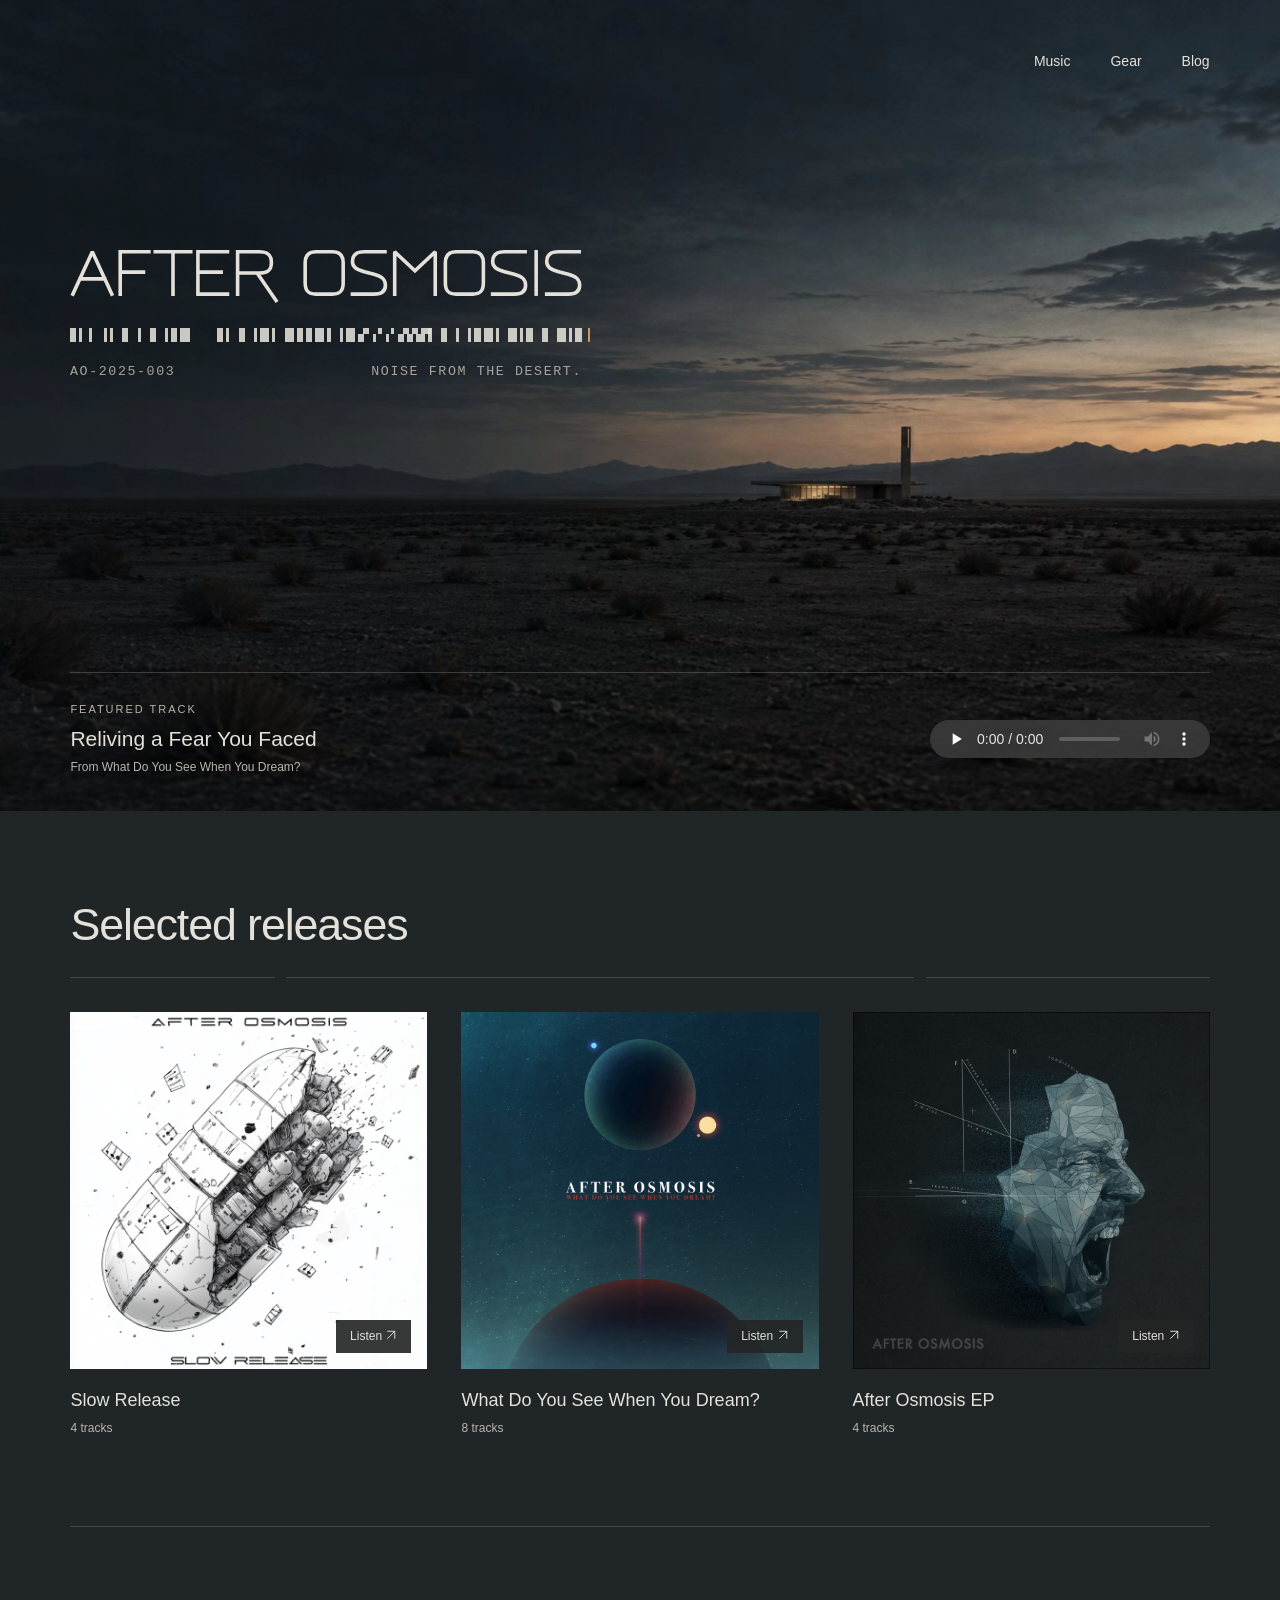
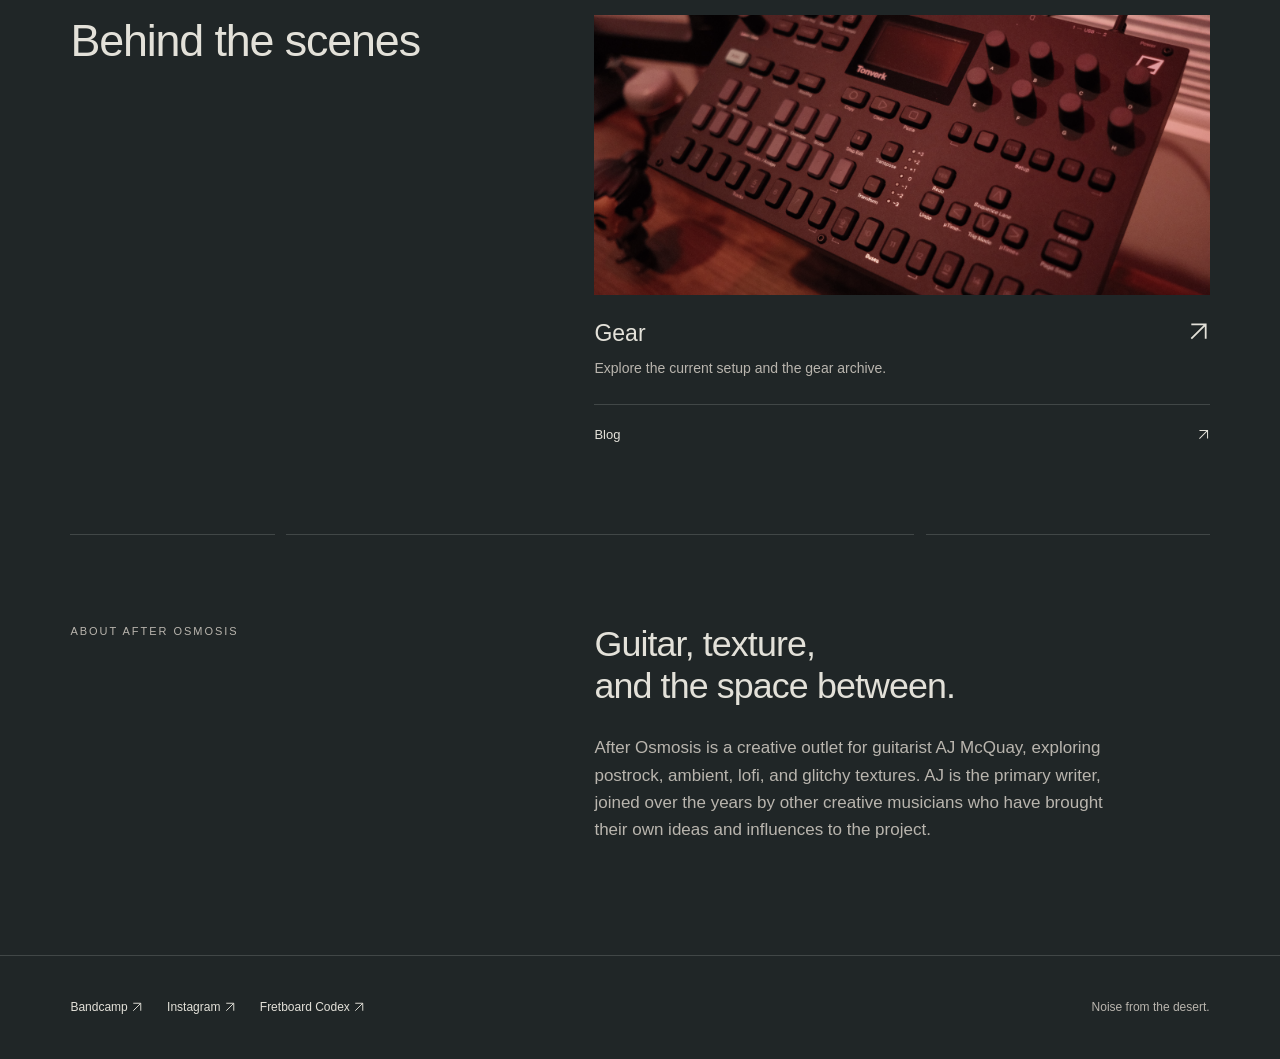
<file: index.html>
<!doctype html>
<html lang="en">
<head>
<meta charset="utf-8"><meta name="viewport" content="width=device-width, initial-scale=1">
<title>After Osmosis — Noise from the desert.</title>
<link rel="icon" type="image/png" sizes="16x16" href="favicon-16x16.png?v=ao-2026-3">
<link rel="icon" type="image/png" sizes="32x32" href="favicon-32x32.png?v=ao-2026-3">
<link rel="icon" type="image/svg+xml" sizes="any" href="favicon.svg?v=ao-2026-3">
<link rel="apple-touch-icon" sizes="180x180" href="apple-touch-icon.png?v=ao-2026-3">
<meta name="description" content="Atmospheric guitar music by After Osmosis. Explore releases, listen, and follow the process from the studio.">
<meta name="theme-color" content="#202627">
<link rel="canonical" href="https://afterosmosis.com/">
<meta property="og:title" content="After Osmosis — Noise from the desert."><meta property="og:description" content="Guitar, texture, and the space between."><meta property="og:type" content="website"><meta property="og:image" content="https://afterosmosis.com/images/og-share-card-1200x630.jpg"><meta property="og:image:width" content="1200"><meta property="og:image:height" content="630"><meta property="og:image:alt" content="After Osmosis wordmark and barcode over a desert horizon at dusk."><meta name="twitter:card" content="summary_large_image"><meta name="twitter:image" content="https://afterosmosis.com/images/og-share-card-1200x630.jpg">

<link rel="preload" as="image" href="images/hero-poster.jpg" fetchpriority="high"><link rel="stylesheet" href="redesign.css"><script src="home.js" defer></script>
</head>
<body class="home">
<a class="skip-link" href="#main">Skip to content</a>
<div class="hero">
<video class="hero-video" autoplay muted loop playsinline preload="metadata" poster="images/hero-poster.jpg" width="1920" height="1080" aria-hidden="true" tabindex="-1">
<source src="video/hero-loop.webm" type="video/webm">
<source src="video/hero-loop.mp4" type="video/mp4">
</video>
<header class="site-header">
  <a class="site-brand" href="index.html" aria-label="After Osmosis home"><img src="images/ao-text-ivory.svg" alt="After Osmosis" width="1400" height="190"></a>
  <nav aria-label="Main navigation"><a href="player.html">Music</a><a href="gear.html">Gear</a><a href="blog.html">Blog</a></nav>
</header>
<main id="main">
<div class="hero-copy"><div class="hero-lockup"><img class="hero-wordmark" src="images/ao-wordmark-ivory.svg" alt="After Osmosis" width="1210" height="125"><img class="hero-barcode" src="images/ao-barcode.svg" alt="" aria-hidden="true" width="1016" height="27"><div class="hero-meta"><span class="hero-serial">AO-2025-003</span><h1>Noise from the desert.</h1></div></div></div>
</main>
<div class="featured" id="featured"><div><p class="eyebrow">Featured track</p><h2>Reliving a Fear You Faced</h2><p class="track-release">From What Do You See When You Dream?</p></div><audio controls preload="none" aria-label="Play Reliving a Fear You Faced" src="music/wdyswyd/06-reliving-a-fear-you-faced.mp3">Your browser does not support audio. <a href="music/wdyswyd/06-reliving-a-fear-you-faced.mp3">Listen to the track</a>.</audio></div>
</div>
<div class="content">
<section class="music-section section" id="music" aria-labelledby="music-title"><div class="section-heading"><div><h2 id="music-title">Selected releases</h2></div></div>
<div class="releases">
<a class="release" href="player.html#album-2"><div class="cover"><img src="images/covers/slow-release.png" alt="Slow Release cover artwork" loading="lazy" width="600" height="600"><span aria-hidden="true">Listen <svg class="link-arrow" viewBox="0 0 16 16" width="16" height="16" fill="none" stroke="currentColor" stroke-width="1.25" aria-hidden="true" focusable="false"><path d="M3 13 13 3M3 3h10v10"/></svg></span></div><h3>Slow Release</h3><p>4 tracks</p></a>
<a class="release" href="player.html#album-1"><div class="cover"><img src="images/covers/wdyswyd.jpg" alt="What Do You See When You Dream? cover artwork" loading="lazy" width="600" height="600"><span aria-hidden="true">Listen <svg class="link-arrow" viewBox="0 0 16 16" width="16" height="16" fill="none" stroke="currentColor" stroke-width="1.25" aria-hidden="true" focusable="false"><path d="M3 13 13 3M3 3h10v10"/></svg></span></div><h3>What Do You See When You Dream?</h3><p>8 tracks</p></a>
<a class="release" href="player.html#album-0"><div class="cover"><img src="images/covers/after-osmosis-ep.jpg" alt="After Osmosis EP cover artwork" loading="lazy" width="600" height="600"><span aria-hidden="true">Listen <svg class="link-arrow" viewBox="0 0 16 16" width="16" height="16" fill="none" stroke="currentColor" stroke-width="1.25" aria-hidden="true" focusable="false"><path d="M3 13 13 3M3 3h10v10"/></svg></span></div><h3>After Osmosis EP</h3><p>4 tracks</p></a>
</div></section>
<section class="studio section" id="studio" aria-labelledby="studio-title"><div class="studio-intro"><h2 id="studio-title">Behind the scenes</h2></div><div class="studio-stories"><a class="studio-feature" href="gear.html"><img src="images/gear/tonverk01.jpeg" alt="Elektron Tonverk in the studio" loading="lazy" width="640" height="420"><div><h3>Gear <svg class="link-arrow" viewBox="0 0 16 16" width="16" height="16" fill="none" stroke="currentColor" stroke-width="1.25" aria-hidden="true" focusable="false"><path d="M3 13 13 3M3 3h10v10"/></svg></h3><p>Explore the current setup and the gear archive.</p></div></a><a class="journal-link" href="blog.html"><span>Blog</span><span aria-hidden="true"><svg class="link-arrow" viewBox="0 0 16 16" width="16" height="16" fill="none" stroke="currentColor" stroke-width="1.25" aria-hidden="true" focusable="false"><path d="M3 13 13 3M3 3h10v10"/></svg></span></a></div></section>
<section class="about section" id="about" aria-labelledby="about-title"><p class="eyebrow">About After Osmosis</p><div><h2 id="about-title">Guitar, texture,<br>and the space between.</h2><p>After Osmosis is a creative outlet for guitarist AJ McQuay, exploring postrock, ambient, lofi, and glitchy textures. AJ is the primary writer, joined over the years by other creative musicians who have brought their own ideas and influences to the project.</p></div></section>
</div>
<footer class="site-footer"><a href="index.html" class="site-brand"><img src="images/ao-text-ivory.svg" alt="After Osmosis" width="1400" height="190" loading="lazy"></a><div><a href="https://afterosmosis.bandcamp.com">Bandcamp <svg class="link-arrow" viewBox="0 0 16 16" width="16" height="16" fill="none" stroke="currentColor" stroke-width="1.25" aria-hidden="true" focusable="false"><path d="M3 13 13 3M3 3h10v10"/></svg></a><a href="https://instagram.com/afterosmosis">Instagram <svg class="link-arrow" viewBox="0 0 16 16" width="16" height="16" fill="none" stroke="currentColor" stroke-width="1.25" aria-hidden="true" focusable="false"><path d="M3 13 13 3M3 3h10v10"/></svg></a><a href="https://fretboardcodex.com">Fretboard Codex <svg class="link-arrow" viewBox="0 0 16 16" width="16" height="16" fill="none" stroke="currentColor" stroke-width="1.25" aria-hidden="true" focusable="false"><path d="M3 13 13 3M3 3h10v10"/></svg></a></div><p>Noise from the desert.</p></footer>
</body></html>
</file>
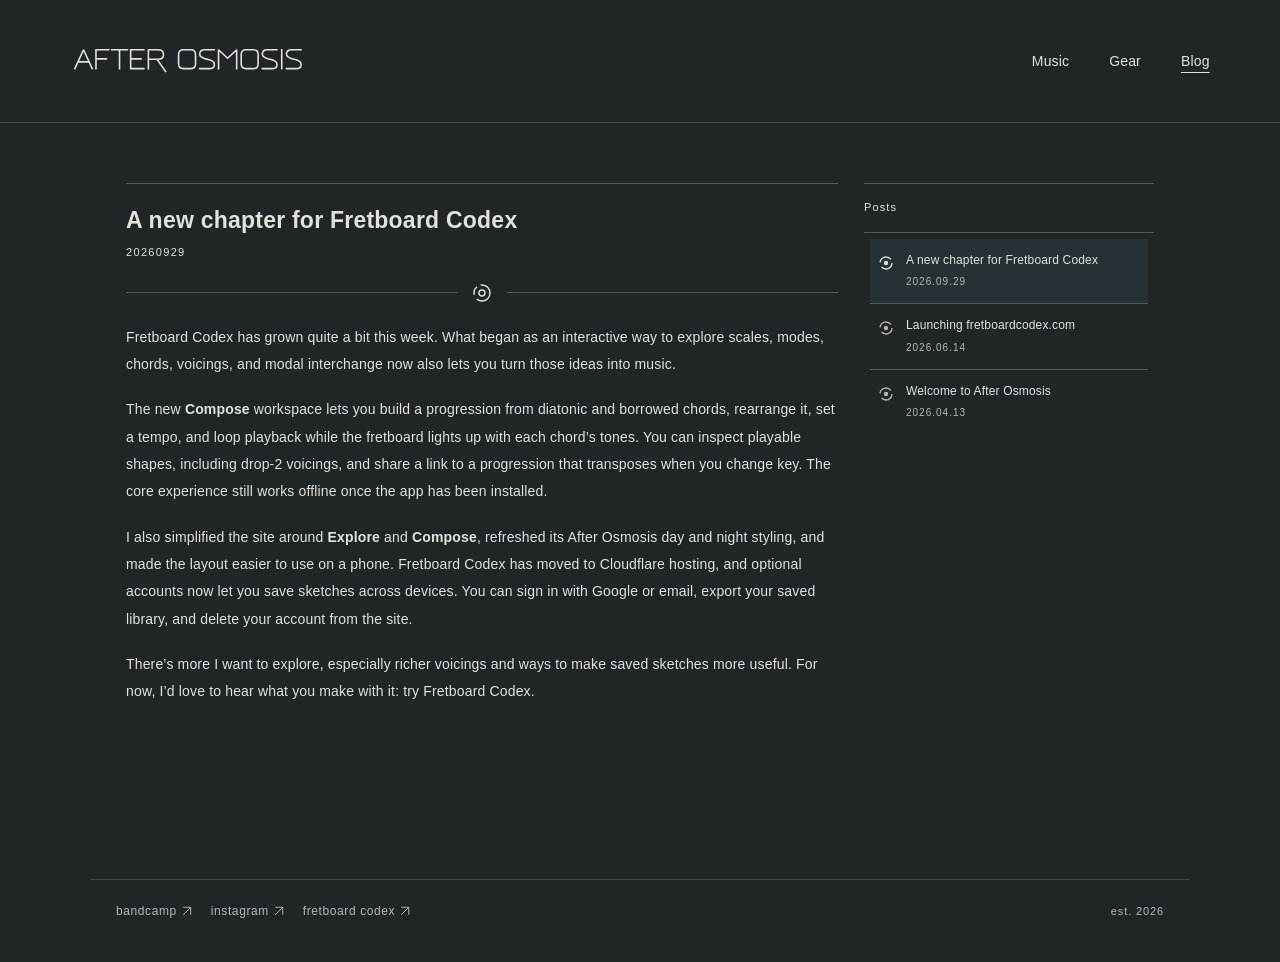
<file: blog.html>
<!DOCTYPE html>
<html lang="en">
<head>
<meta charset="UTF-8">
<meta name="viewport" content="width=device-width, initial-scale=1.0">
<title>blog — after osmosis</title>
<link rel="icon" type="image/png" sizes="16x16" href="favicon-16x16.png?v=ao-2026-3">
<link rel="icon" type="image/png" sizes="32x32" href="favicon-32x32.png?v=ao-2026-3">
<link rel="icon" type="image/svg+xml" sizes="any" href="favicon.svg?v=ao-2026-3">
<link rel="apple-touch-icon" sizes="180x180" href="apple-touch-icon.png?v=ao-2026-3">



<link rel="stylesheet" href="theme.css">

<style>
  html,body{background:var(--bg) !important}
  .page{position:relative;z-index:5;max-width:1080px;margin:0 auto;padding:96px 26px 0}
  .crumb{display:flex;align-items:center;gap:12px;margin-bottom:22px;font-size:12px;letter-spacing:.1em;color:var(--ink-dim);white-space:nowrap}
  .crumb .ring{width:20px;height:20px;flex:0 0 auto;animation:spin 40s linear infinite}
  .crumb .t{color:var(--line)}
  .crumb .blink{width:7px;height:14px;background:var(--accent);display:inline-block;animation:beat 1.1s steps(1) infinite}

  .layout{display:grid;grid-template-columns:1fr 290px;gap:26px;align-items:start}
  @media (max-width:880px){.layout{grid-template-columns:1fr}.aside{order:-1}}

  /* post */
  .post-header{margin-bottom:6px}
  .post-title{font-size:23px;font-weight:700;color:var(--line);letter-spacing:.01em;line-height:1.3}
  .post-date{font-size:11px;color:var(--accent);letter-spacing:.12em;margin-top:8px}
  .ring-div{display:flex;align-items:center;gap:14px;margin:20px 0}
  .ring-div .l{flex:1;height:1px;background:var(--line-dim)}
  .ring-div svg{flex:0 0 auto}
  .post-content{font-size:14px;line-height:1.95;color:var(--ink)}
  .post-content p{margin-bottom:18px}
  .post-content h2{font-size:13px;color:var(--accent);letter-spacing:.06em;margin:26px 0 10px;
    display:flex;align-items:center;gap:9px}
  .post-content h2::before{content:"";width:9px;height:9px;border:1.5px solid var(--accent);transform:rotate(45deg);flex:0 0 auto}
  .loading,.error{padding:50px 0;text-align:center;color:var(--ink-dim);font-size:12px;letter-spacing:.08em}
  .error{color:#d98a7a}

  /* archive */
  .arc-list{list-style:none;display:flex;flex-direction:column}
  .arc{display:flex;gap:12px;align-items:flex-start;padding:13px 8px;cursor:pointer;
    border-bottom:1px solid var(--line-dim);transition:background .18s,padding-left .18s}
  .arc:last-child{border-bottom:none}
  .arc:hover{background:rgba(95,179,196,.05);padding-left:13px}
  .arc.active{background:rgba(95,179,196,.08)}
  .arc .mk{flex:0 0 auto;margin-top:3px}
  .arc .mk circle{transition:fill .2s,stroke .2s}
  .arc.active .mk .core{fill:var(--accent)}
  .arc.active .mk .o{stroke:var(--accent)}
  .arc>div{display:flex;flex-direction:column;gap:5px;min-width:0}
  .arc .ti{font-size:12px;color:var(--line);line-height:1.45}
  .arc .dt{font-size:10px;color:var(--ink-faint);letter-spacing:.1em}
  .arc.active .ti{color:var(--accent)}

  .seed{margin-top:16px;padding:12px;border:1px dashed var(--line-dim);font-size:10px;
    color:var(--ink-faint);letter-spacing:.06em;line-height:1.7}

  /* ---------- mobile layout ---------- */
  @media (max-width:640px){
    .page{padding:74px 12px 0}
    .crumb{font-size:11px;letter-spacing:.06em;margin-bottom:14px}
    .layout{gap:18px}
    .panel-bd{padding:14px}
    .post-title{font-size:19px;line-height:1.3}
    .post-date{font-size:10px;letter-spacing:.1em;margin-top:6px}
    .ring-div{margin:14px 0}
    .post-content{font-size:13.5px;line-height:1.85}
    .post-content p{margin-bottom:14px}
    .post-content h2{font-size:12px;margin:20px 0 8px}
    .arc{padding:11px 6px;gap:10px}
    .arc:hover{padding-left:11px}
    .arc .ti{font-size:12px}
    .arc .dt{font-size:9.5px}
  }
</style>
<link rel="stylesheet" href="redesign.css">
</head>
<body class="interior">
<a class="skip-link" href="#main">Skip to content</a>
<div class="wrap">
  <header class="site-header">
  <a class="site-brand" href="index.html" aria-label="After Osmosis home"><img src="images/ao-text-ivory.svg" alt="After Osmosis" width="1400" height="190"></a>
  <nav aria-label="Main navigation"><a href="player.html">Music</a><a href="gear.html">Gear</a><a href="blog.html" aria-current="page">Blog</a></nav>
</header>

  <main id="main" class="page" data-screen-label="blog">
    <div class="layout">
      <section class="panel">
        <div class="panel-bd">
          <div id="post"><div class="loading">Loading post…</div></div>
        </div>
      </section>

      <aside class="aside panel">
        <div class="panel-bar"><span class="t">Posts</span></div>
        <div class="panel-bd" style="padding:6px">
          <ul class="arc-list" id="arcList"><li class="loading" style="padding:24px 8px">…</li></ul>
        </div>
      </aside>
    </div>
  </main>

  <footer class="foot">
    <div class="links">
      <a href="https://afterosmosis.bandcamp.com" target="_blank" rel="noopener">bandcamp <svg class="link-arrow" viewBox="0 0 16 16" width="16" height="16" fill="none" stroke="currentColor" stroke-width="1.25" aria-hidden="true" focusable="false"><path d="M3 13 13 3M3 3h10v10"/></svg></a>
      <a href="https://instagram.com/afterosmosis" target="_blank" rel="noopener">instagram <svg class="link-arrow" viewBox="0 0 16 16" width="16" height="16" fill="none" stroke="currentColor" stroke-width="1.25" aria-hidden="true" focusable="false"><path d="M3 13 13 3M3 3h10v10"/></svg></a>
      <a href="https://fretboardcodex.com" target="_blank" rel="noopener">fretboard codex <svg class="link-arrow" viewBox="0 0 16 16" width="16" height="16" fill="none" stroke="currentColor" stroke-width="1.25" aria-hidden="true" focusable="false"><path d="M3 13 13 3M3 3h10v10"/></svg></a>
    </div>
    <div class="sig"><span class="dot"></span> est. 2026</div>
  </footer>
</div>

<script src="eggs.js"></script>
<script>
  const postEl = document.getElementById('post');
  const arcEl  = document.getElementById('arcList');
  const divider= '<div class="ring-div"><div class="l"></div><svg width="22" height="22" viewBox="0 0 22 22" fill="none" stroke="var(--accent)" stroke-width="1.4"><circle cx="11" cy="11" r="8" stroke-dasharray="18 5 9 4"/><circle cx="11" cy="11" r="3"/></svg><div class="l"></div></div>';
  const mkSvg  = '<svg class="mk" width="16" height="16" viewBox="0 0 16 16" fill="none"><circle class="o" cx="8" cy="8" r="6" stroke="var(--line-2)" stroke-width="1.4" stroke-dasharray="14 5"/><circle class="core" cx="8" cy="8" r="2.2" fill="var(--line-2)"/></svg>';

  // human-readable date from YYYYMMDD when manifest omits it
  function prettyDate(id){
    if(!/^\d{8}$/.test(id)) return id;
    return id.slice(0,4)+'.'+id.slice(4,6)+'.'+id.slice(6,8);
  }

  async function loadIndex(){
    const res = await fetch('posts/index.json', {cache:'no-cache'});
    if(!res.ok) throw new Error('index.json '+res.status);
    return res.json();
  }

  function renderArchive(posts, activeId){
    arcEl.innerHTML = posts.map(p=>{
      const active = p.id===activeId ? ' active' : '';
      return '<li class="arc'+active+'" data-id="'+p.id+'">'+mkSvg+
        '<div><div class="ti">'+p.title+'</div><div class="dt">'+(p.date||prettyDate(p.id))+'</div></div></li>';
    }).join('');
    arcEl.querySelectorAll('.arc').forEach(a=>{
      a.addEventListener('click', ()=>{ history.replaceState(null,'','#'+a.dataset.id); loadPost(a.dataset.id, posts); });
    });
  }

  async function loadPost(id, posts){
    const meta = posts.find(p=>p.id===id);
    if(!meta){
      postEl.innerHTML = '<div class="error">Post not found.</div>';
      return;
    }
    arcEl.querySelectorAll('.arc').forEach(a=>a.classList.toggle('active', a.dataset.id===id));
    postEl.innerHTML = '<div class="loading">Loading post…</div>';
    try{
      const res = await fetch('posts/'+id+'.html', {cache:'no-cache'});
      if(!res.ok) throw new Error(res.status);
      const body = await res.text();
      const header = '<div class="post-header"><h1 class="post-title">'+meta.title+'</h1>'+
                     '<div class="post-date">'+id+'</div></div>';
      postEl.innerHTML = header + divider + '<div class="post-content">'+body+'</div>';
      window.scrollTo(0,0);
    }catch(err){
      postEl.innerHTML = '<div class="error">Could not load post: '+err.message+'</div>';
    }
  }

  (async ()=>{
    try{
      const posts = await loadIndex();
      if(!posts.length){
        postEl.innerHTML = '<div class="loading">No posts yet.</div>';
        arcEl.innerHTML = '';
        return;
      }
      const hashId = location.hash.replace('#','');
      const startId = posts.find(p=>p.id===hashId) ? hashId : posts[0].id;
      renderArchive(posts, startId);
      loadPost(startId, posts);
      window.addEventListener('hashchange', ()=>{
        const id = location.hash.replace('#','');
        if(posts.find(p=>p.id===id)) loadPost(id, posts);
      });
    }catch(err){
      postEl.innerHTML = '<div class="error">Could not load posts: '+err.message+'</div>';
      arcEl.innerHTML = '';
    }
  })();
</script>
</body>
</html>
</file>
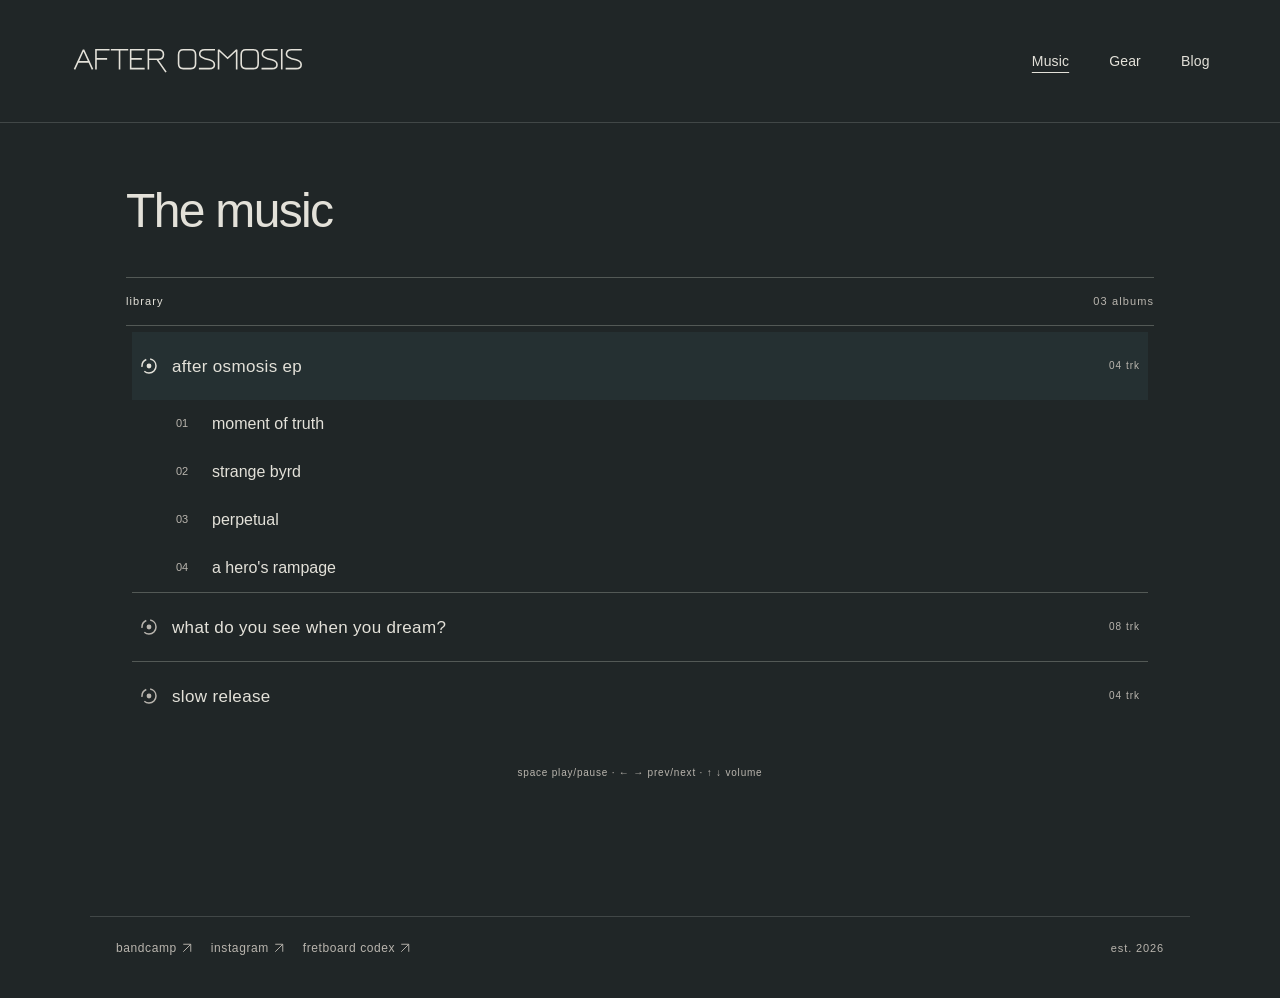
<file: player.html>
<!DOCTYPE html>
<html lang="en">
<head>
<meta charset="UTF-8">
<meta name="viewport" content="width=device-width, initial-scale=1.0">
<title>music — after osmosis</title>
<link rel="icon" type="image/png" sizes="16x16" href="favicon-16x16.png?v=ao-2026-3">
<link rel="icon" type="image/png" sizes="32x32" href="favicon-32x32.png?v=ao-2026-3">
<link rel="icon" type="image/svg+xml" sizes="any" href="favicon.svg?v=ao-2026-3">
<link rel="apple-touch-icon" sizes="180x180" href="apple-touch-icon.png?v=ao-2026-3">



<link rel="stylesheet" href="theme.css">

<style>
  .page{position:relative;z-index:5;max-width:920px;margin:0 auto;padding:96px 26px 0}
  .crumb{display:flex;align-items:center;gap:12px;margin-bottom:22px;font-size:12px;letter-spacing:.1em;color:var(--ink-dim);white-space:nowrap}
  .crumb .ring{width:20px;height:20px;flex:0 0 auto;animation:spin 40s linear infinite}
  .crumb .t{color:var(--line)}.crumb .blink{width:7px;height:14px;background:var(--accent);display:inline-block;animation:beat 1.1s steps(1) infinite}

  /* album list */
  .album{border-bottom:1px solid var(--line-dim)}
  .album:last-of-type{border-bottom:none}
  .album-hd{display:flex;align-items:center;gap:14px;padding:15px 8px;cursor:pointer;transition:background .18s,padding-left .18s}
  .album-hd:hover{background:rgba(95,179,196,.05);padding-left:14px}
  .album.open .album-hd{background:rgba(95,179,196,.07)}
  .album .mk{flex:0 0 auto}
  .album .mk circle{transition:fill .2s,stroke .2s}
  .album.open .mk .o{stroke:var(--accent)}.album.open .mk .core{fill:var(--accent)}
  .album-ti{flex:1;font-size:14px;color:var(--line);letter-spacing:.02em}
  .album.open .album-ti{color:var(--accent)}
  .album-ct{font-size:10px;color:var(--ink-faint);letter-spacing:.1em;white-space:nowrap}
  .track-name{flex:1;min-width:0;white-space:nowrap;overflow:hidden;text-overflow:ellipsis}
  .tracks{max-height:0;overflow:hidden;transition:max-height .35s ease}
  .album.open .tracks{max-height:600px}
  .track{display:flex;align-items:center;gap:14px;padding:11px 8px 11px 44px;cursor:pointer;
    font-size:13px;color:var(--ink);transition:color .18s,background .18s}
  .track:hover{color:var(--line);background:rgba(255,255,255,.02)}
  .track .tn{font-size:11px;color:var(--ink-faint);min-width:22px}
  .track.playing{color:var(--accent)}
  .track.playing .tn{color:var(--accent)}
  .track .eq{margin-left:auto;display:none;gap:2px;align-items:flex-end;height:13px}
  .track.playing .eq{display:flex}
  .track .eq span{width:2.5px;background:var(--accent);animation:eq .9s ease-in-out infinite}
  .track .eq span:nth-child(2){animation-delay:.2s}.track .eq span:nth-child(3){animation-delay:.4s}.track .eq span:nth-child(4){animation-delay:.1s}
  @keyframes eq{0%,100%{height:3px}50%{height:13px}}

  /* now playing */
  .np{margin-top:22px;display:none}
  .np.on{display:block}
  .np-grid{display:flex;gap:20px;align-items:center;flex-wrap:wrap}
  .np-art{position:relative;width:122px;height:122px;flex:0 0 auto}
  .np-art img{width:100%;height:100%;object-fit:cover;display:block;background:#050608;border:1px solid var(--line-dim);filter:brightness(1.1) contrast(1.04)}
  .np-art .frame{position:absolute;inset:0;pointer-events:none}
  .np-art .frame i{position:absolute;width:13px;height:13px;border:1.5px solid var(--line)}
  .np-art .frame .a{top:-1px;left:-1px;border-right:none;border-bottom:none}
  .np-art .frame .b{top:-1px;right:-1px;border-left:none;border-bottom:none}
  .np-art .frame .c{bottom:-1px;left:-1px;border-right:none;border-top:none}
  .np-art .frame .d{bottom:-1px;right:-1px;border-left:none;border-top:none}
  .np.playing .np-art .frame i{border-color:var(--accent)}
  .np-art .spinner{position:absolute;right:-10px;bottom:-10px;width:30px;height:30px;background:var(--bg);border-radius:50%;display:grid;place-items:center}
  .np-art .spinner svg{animation:spin 4s linear infinite;animation-play-state:paused;transform-box:view-box;transform-origin:13px 13px}
  .np.playing .spinner svg{animation-play-state:running}
  .np-art.noart img{opacity:0}
  .np-art.noart::after{content:"∴";position:absolute;inset:0;display:flex;align-items:center;justify-content:center;font-size:30px;color:var(--line-2)}
  .np-meta{flex:1;min-width:200px}
  .np-track{font-size:16px;color:var(--line);letter-spacing:.02em}
  .np-track.err{color:#d97a5a}
  .np.playing .np-track.err{color:#d97a5a}
  .np-album{font-size:11px;color:var(--ink-dim);letter-spacing:.1em;margin-top:5px}
  .wave{display:flex;align-items:center;gap:2px;height:42px;margin:16px 0 6px;cursor:pointer}
  .wave .b{flex:1;background:var(--line-dim);min-height:3px;transition:background .12s}
  .wave .b.buf{background:var(--line-2)}
  .wave .b.on{background:var(--accent)}
  .time{display:flex;justify-content:space-between;font-size:10px;color:var(--ink-faint);letter-spacing:.08em}
  .ctrls{display:flex;gap:9px;margin-top:16px;flex-wrap:wrap;align-items:center}
  #playBtn.load{position:relative;overflow:hidden;color:var(--ink-dim)}
  #playBtn.load::after{content:"";position:absolute;inset:0;background:linear-gradient(90deg,transparent,rgba(95,179,196,.18),transparent);transform:translateX(-100%);animation:shimmer 1.1s linear infinite}
  @keyframes shimmer{to{transform:translateX(100%)}}
  .np.loading .np-track::after{content:" • loading…";color:var(--ink-dim);font-size:11px;letter-spacing:.08em}
  .vol{display:flex;align-items:center;gap:9px;margin-left:auto;font-size:10px;color:var(--ink-dim)}
  .vol input{accent-color:var(--accent);width:96px}
  /* fixed-width volume readout so the row doesn't reshuffle when digit count changes (0 / 70 / 100) */
  .vol #volV{display:inline-block;width:2.4em;text-align:right;font-variant-numeric:tabular-nums}
  @media (max-width:560px){.vol{display:none}}

  /* ---------- mobile layout ---------- */
  @media (max-width:640px){
    .page{padding:74px 12px 0}
    .crumb{font-size:11px;letter-spacing:.06em;margin-bottom:14px}
    .album-hd{padding:13px 6px;gap:11px}
    .album-ti{font-size:13px;line-height:1.4}
    .track{padding:10px 6px 10px 32px;gap:10px;font-size:12.5px}
    .np{margin-top:18px}
    .np-grid{gap:14px}
    .np-art{width:96px;height:96px}
    .np-art .spinner{width:24px;height:24px;right:-8px;bottom:-8px}
    .np-meta{min-width:0;width:100%}
    .np-track{font-size:14px}
    .wave{height:36px;margin:12px 0 4px}
    .ctrls{gap:7px;margin-top:14px;flex-wrap:nowrap}
    .ctrls .btn{padding:11px 0;font-size:14px;flex:1 1 0;min-width:0;justify-content:center;gap:0}
    .ctrls .btn .lbl{display:none}
    .ctrls .btn .ico{font-size:14px;line-height:1}
    .help{font-size:9.5px;margin-top:22px;line-height:1.7}
    .help br{display:none}
    .help span.accent{display:block;margin-top:4px}
  }

  .help{margin-top:28px;text-align:center;font-size:10px;color:var(--ink-faint);letter-spacing:.08em;line-height:1.8}
  .toast{position:fixed;right:18px;bottom:18px;z-index:70;display:none;max-width:250px;
    border:1px solid var(--accent);background:var(--bg);padding:13px 16px;font-size:10px;color:var(--accent);
    letter-spacing:.06em;line-height:1.8;box-shadow:0 0 24px rgba(95,179,196,.18)}
  .toast.on{display:block;animation:siglin .4s ease}
  .toast .l{color:var(--ink-dim);font-size:9px;display:block;margin-bottom:5px}
</style>
<link rel="stylesheet" href="redesign.css">
</head>
<body class="interior">
<a class="skip-link" href="#main">Skip to content</a>
<div class="wrap">
  <header class="site-header">
  <a class="site-brand" href="index.html" aria-label="After Osmosis home"><img src="images/ao-text-ivory.svg" alt="After Osmosis" width="1400" height="190"></a>
  <nav aria-label="Main navigation"><a href="player.html" aria-current="page">Music</a><a href="gear.html">Gear</a><a href="blog.html">Blog</a></nav>
</header>

  <main id="main" class="page" data-screen-label="music">
    <div class="interior-heading"><h1>The music</h1></div>

    <section class="panel">
      <div class="panel-bar"><span class="t">library</span><span id="libCount">03 albums</span></div>
      <div class="panel-bd" style="padding:6px" id="albumList"></div>
    </section>

    <section class="np panel" id="np">
      <div class="panel-bar"><span class="t">▶ now playing</span><span>out // stereo</span></div>
      <div class="panel-bd">
        <div class="np-grid">
          <div class="np-art noart" id="npArt">
            <img id="npImg" alt="">
            <div class="frame"><i class="a"></i><i class="b"></i><i class="c"></i><i class="d"></i></div>
            <div class="spinner"><svg width="26" height="26" viewBox="0 0 26 26" fill="none"><circle cx="13" cy="13" r="10" stroke="var(--accent)" stroke-width="1.5" stroke-dasharray="20 8 10 6"/><circle cx="13" cy="13" r="3" fill="var(--accent)"/></svg></div>
          </div>
          <div class="np-meta">
            <div class="np-track" id="npTrack">—</div>
            <div class="np-album" id="npAlbum">—</div>
            <div class="wave" id="wave"></div>
            <div class="time"><span id="tCur">0:00</span><span id="tDur">0:00</span></div>
          </div>
        </div>
        <div class="ctrls">
          <button class="btn" id="playBtn"><span class="ico">▶</span><span class="lbl">play</span></button>
          <button class="btn" id="prevBtn"><span class="ico">⏮</span><span class="lbl">prev</span></button>
          <button class="btn" id="nextBtn"><span class="lbl">next</span><span class="ico">⏭</span></button>
          <button class="btn" id="stopBtn"><span class="ico">■</span><span class="lbl">stop</span></button>
          <div class="vol"><span>vol</span><input type="range" min="0" max="100" value="70" id="vol" aria-label="Volume"><span id="volV">70</span></div>
        </div>
      </div>
    </section>

    <div class="help">space play/pause · ← → prev/next · ↑ ↓ volume</div>
  </main>

  <footer class="foot">
    <div class="links">
      <a href="https://afterosmosis.bandcamp.com" target="_blank" rel="noopener">bandcamp <svg class="link-arrow" viewBox="0 0 16 16" width="16" height="16" fill="none" stroke="currentColor" stroke-width="1.25" aria-hidden="true" focusable="false"><path d="M3 13 13 3M3 3h10v10"/></svg></a>
      <a href="https://instagram.com/afterosmosis" target="_blank" rel="noopener">instagram <svg class="link-arrow" viewBox="0 0 16 16" width="16" height="16" fill="none" stroke="currentColor" stroke-width="1.25" aria-hidden="true" focusable="false"><path d="M3 13 13 3M3 3h10v10"/></svg></a>
      <a href="https://fretboardcodex.com" target="_blank" rel="noopener">fretboard codex <svg class="link-arrow" viewBox="0 0 16 16" width="16" height="16" fill="none" stroke="currentColor" stroke-width="1.25" aria-hidden="true" focusable="false"><path d="M3 13 13 3M3 3h10v10"/></svg></a>
    </div>
    <div class="sig"><span class="dot"></span> est. 2026</div>
  </footer>
</div>

<div class="toast" id="toast"><span class="l">[ transmission unlocked ]</span>hidden track added to library</div>
<audio id="audio"></audio>

<script src="eggs.js"></script>
<script>
const albums=[
  {title:"after osmosis ep",cover:"images/covers/after-osmosis-ep.jpg",tracks:[
    {name:"moment of truth",file:"music/after-osmosis-ep/01-moment-of-truth.mp3"},
    {name:"strange byrd",file:"music/after-osmosis-ep/02-strange-byrd.mp3"},
    {name:"perpetual",file:"music/after-osmosis-ep/03-perpetual.mp3"},
    {name:"a hero's rampage",file:"music/after-osmosis-ep/04-a-heros-rampage.mp3"}]},
  {title:"what do you see when you dream?",cover:"images/covers/wdyswyd.jpg",tracks:[
    {name:"what do you see when you dream?",file:"music/wdyswyd/01-what-do-you-see-when-you-dream.mp3"},
    {name:"is it darkness, or is it light",file:"music/wdyswyd/02-is-it-darkness-or-is-it-light.mp3"},
    {name:"images of days gone by",file:"music/wdyswyd/03-images-of-days-gone-by.mp3"},
    {name:"distant loved ones",file:"music/wdyswyd/04-distant-loved-ones.mp3"},
    {name:"a favorite place",file:"music/wdyswyd/05-a-favorite-place.mp3"},
    {name:"reliving a fear you faced",file:"music/wdyswyd/06-reliving-a-fear-you-faced.mp3"},
    {name:"whatever you see, hold on tight",file:"music/wdyswyd/07-whatever-you-see-hold-on-tight.mp3"},
    {name:"this dream only lasts the night",file:"music/wdyswyd/08-this-dream-only-lasts-the-night.mp3"}]},
  {title:"slow release",cover:"images/covers/slow-release.png",tracks:[
    {name:"dead channel",file:"music/slow-release/01-dead-channel.mp3"},
    {name:"painted clouds",file:"music/slow-release/02-painted-clouds.mp3"},
    {name:"summer child",file:"music/slow-release/03-summer-child.mp3"},
    {name:"prediction machines",file:"music/slow-release/04-prediction-machines.mp3"}]}
];

const audio=document.getElementById('audio');
const listEl=document.getElementById('albumList');
const np=document.getElementById('np');
const playBtn=document.getElementById('playBtn');
let curA=null,curT=null;

function mk(open){return '<svg class="mk" width="18" height="18" viewBox="0 0 18 18" fill="none"><circle class="o" cx="9" cy="9" r="7" stroke="var(--line-2)" stroke-width="1.5" stroke-dasharray="16 5 9 4"/><circle class="core" cx="9" cy="9" r="2.4" fill="var(--line-2)"/></svg>';}

function render(){
  listEl.innerHTML='';
  albums.forEach((al,ai)=>{
    const d=document.createElement('div');d.className='album'+(ai===0?' open':'');d.id='album-'+ai;
    d.innerHTML='<button type="button" class="album-hd" aria-expanded="'+(ai===0)+'">'+mk()+'<span class="album-ti">'+al.title+'</span><span class="album-ct">'+String(al.tracks.length).padStart(2,'0')+' trk</span></button>'+
      '<div class="tracks">'+al.tracks.map((t,ti)=>'<button type="button" class="track" data-a="'+ai+'" data-t="'+ti+'"><span class="tn">'+String(ti+1).padStart(2,'0')+'</span><span class="track-name">'+t.name+'</span><span class="eq"><span></span><span></span><span></span><span></span></span></button>').join('')+'</div>';
    d.querySelector('.album-hd').addEventListener('click',()=>{
      const wasOpen=d.classList.contains('open');
      document.querySelectorAll('.album').forEach(x=>x.classList.remove('open'));
      if(!wasOpen)d.classList.add('open');syncAlbums();
    });
    d.querySelectorAll('.track').forEach(tr=>tr.addEventListener('click',()=>play(+tr.dataset.a,+tr.dataset.t)));
    listEl.appendChild(d);
  });
}

// waveform (seeded pseudo-random so it's stable per track)
let waveBars=[];
function buildWave(seed){
  const w=document.getElementById('wave');w.innerHTML='';waveBars=[];
  let s=seed*9301+49297;
  for(let i=0;i<72;i++){
    s=(s*9301+49297)%233280;const r=s/233280;
    const h=18+Math.pow(r,0.6)*82;
    const b=document.createElement('div');b.className='b';b.style.height=h+'%';
    b.addEventListener('click',()=>{if(audio.duration)audio.currentTime=(i/72)*audio.duration;});
    w.appendChild(b);waveBars.push(b);
  }
}

let playToken=0;
function setBtn(state){
  const map={loading:['…','loading'],playing:['❚❚','pause'],paused:['▶','play']};
  const [ico,lbl]=map[state]||map.paused;
  playBtn.querySelector('.ico').textContent=ico;
  playBtn.querySelector('.lbl').textContent=lbl;
  playBtn.classList.toggle('load',state==='loading');
  np.classList.toggle('playing',state==='playing');
  np.classList.toggle('loading',state==='loading');
}
function tryPlay(srcLabel){
  const my=++playToken;
  setBtn('loading');
  return audio.play().catch(err=>{
    if(my!==playToken)return;                       // superseded
    if(err&&err.name==='AbortError')return;         // pause() during pending play() — ignore
    showErr(srcLabel||audio.src,err&&err.message||'play() rejected');
  });
}
function play(ai,ti){
  curA=ai;curT=ti;const al=albums[ai],t=al.tracks[ti];
  document.getElementById('npTrack').classList.remove('err');
  audio.src=t.file;
  tryPlay(t.file);
  document.getElementById('npTrack').textContent=t.name;
  document.getElementById('npAlbum').textContent=al.title;
  var npArt=document.getElementById('npArt'),npImg=document.getElementById('npImg');
  if(al.cover){npImg.src=al.cover;npArt.classList.remove('noart');}else{npImg.removeAttribute('src');npArt.classList.add('noart');}
  np.classList.add('on');
  buildWave((ai+1)*100+ti+1);
  // open the album & highlight
  document.querySelectorAll('.album').forEach((x,i)=>x.classList.toggle('open',i===ai));
  document.querySelectorAll('.track').forEach(tr=>tr.classList.toggle('playing',+tr.dataset.a===ai&&+tr.dataset.t===ti));syncAlbums();
}
function syncAlbums(){document.querySelectorAll('.album').forEach(el=>el.querySelector('.album-hd').setAttribute('aria-expanded',String(el.classList.contains('open'))));}
function selectRelease(){const match=location.hash.match(/^#album-([0-2])$/);if(!match)return;document.querySelectorAll('.album').forEach((el,i)=>el.classList.toggle('open',i===Number(match[1])));syncAlbums();}
window.addEventListener('hashchange',selectRelease);
function togglePlay(){if(!audio.src)return;if(audio.paused){tryPlay();}else{audio.pause();}}
function stop(){playToken++;audio.pause();audio.currentTime=0;setBtn('paused');}
function next(){if(curA===null)return;let a=curA,t=curT+1;if(t>=albums[a].tracks.length){a++;t=0;if(a>=albums.length)a=0;}play(a,t);}
function prev(){if(curA===null)return;let a=curA,t=curT-1;if(t<0){a--;if(a<0)a=albums.length-1;t=albums[a].tracks.length-1;}play(a,t);}

function paintBars(){
  const d=audio.duration||1,p=audio.currentTime/d,n=waveBars.length;
  // mark buffered ranges
  const buf=audio.buffered;const bufFrac=[];for(let i=0;i<buf.length;i++)bufFrac.push([buf.start(i)/d,buf.end(i)/d]);
  waveBars.forEach((b,i)=>{
    const f=i/n;
    const played=f<=p;
    const buffered=!played&&bufFrac.some(r=>f>=r[0]&&f<=r[1]);
    b.classList.toggle('on',played);
    b.classList.toggle('buf',buffered);
  });
}
audio.addEventListener('timeupdate',()=>{
  paintBars();
  document.getElementById('tCur').textContent=fmt(audio.currentTime);
  document.getElementById('tDur').textContent=fmt(audio.duration);
});
audio.addEventListener('progress',paintBars);
audio.addEventListener('loadstart',()=>{if(audio.src)setBtn('loading');});
audio.addEventListener('waiting',()=>{if(!audio.paused)setBtn('loading');});
audio.addEventListener('playing',()=>setBtn('playing'));
audio.addEventListener('pause',()=>{if(!audio.ended)setBtn('paused');});
audio.addEventListener('ended',next);
audio.addEventListener('error',()=>{const e=audio.error;const codes={1:'aborted',2:'network',3:'decode',4:'src not supported / 404'};showErr(audio.currentSrc||audio.src,codes[e&&e.code]||'unknown');});
function showErr(src,why){const n=document.getElementById('npTrack');n.classList.add('err');n.textContent='⚠ track not available yet';document.getElementById('npAlbum').textContent='this one hasn\u2019t been uploaded — try another';np.classList.remove('playing');np.classList.remove('loading');setBtn('paused');console.error('[player]',why,src);}
function fmt(s){if(isNaN(s))return'0:00';return Math.floor(s/60)+':'+String(Math.floor(s%60)).padStart(2,'0');}

document.getElementById('playBtn').addEventListener('click',togglePlay);
document.getElementById('prevBtn').addEventListener('click',prev);
document.getElementById('nextBtn').addEventListener('click',next);
document.getElementById('stopBtn').addEventListener('click',stop);
const vol=document.getElementById('vol');
vol.addEventListener('input',e=>{audio.volume=e.target.value/100;document.getElementById('volV').textContent=e.target.value;});
audio.volume=.7;

document.addEventListener('keydown',e=>{
  if(e.target.closest('button, input, a, textarea, select') || document.getElementById('ee2')?.classList.contains('on'))return;
  if(e.key===' '){e.preventDefault();togglePlay();}
  else if(e.key==='ArrowRight'&&!e.shiftKey){next();}
  else if(e.key==='ArrowLeft'){prev();}
  else if(e.key==='ArrowUp'){e.preventDefault();vol.value=Math.min(100,+vol.value+5);vol.dispatchEvent(new Event('input'));}
  else if(e.key==='ArrowDown'){e.preventDefault();vol.value=Math.max(0,+vol.value-5);vol.dispatchEvent(new Event('input'));}
});

// secret track unlock — type "osmosis"
(function(){let buf='',unlocked=false;
  document.addEventListener('keydown',e=>{
    if(unlocked||e.ctrlKey||e.metaKey||e.altKey||e.key.length!==1)return;
    buf=(buf+e.key.toLowerCase()).slice(-7);
    if(buf==='osmosis'){unlocked=true;
      albums.push({title:'[?] hidden transmission',tracks:[
        {name:'onliest',file:'music/bonus/onliest.mp3'},
        {name:'the sky above the port',file:'music/bonus/the-sky-above-the-port.mp3'}]});
      render();
      const t=document.getElementById('toast');t.classList.add('on');setTimeout(()=>t.classList.remove('on'),5000);
    }
  });
})();

render();
selectRelease();
</script>
</body>
</html>
</file>
<file: redesign.css>
/* Desert horizon: plain static CSS, shared by the landing and existing pages. */
:root {
  color-scheme:dark;
  --bg:#202627;
  --bg-2:#292d2d;
  --panel:#292d2d;
  --line:#e3e1d9;
  --line-2:#b9b5ae;
  --line-dim:#535956;
  --ink:#e3e1d9;
  --ink-dim:#b9b5ae;
  --ink-faint:#b9b5ae;
  --accent:#e3e1d9;
  --accent-2:#969089;
  --accent-glow:transparent;
  --hair:#414747;
  --mono:'Avenir Next',Avenir,'Segoe UI',sans-serif;
  --petrol:#3e5555
}
* {
  box-sizing:border-box
}
html {
  scroll-behavior:smooth;
  scroll-padding-top:32px;
  background:var(--bg)
}
body {
  margin:0;
  background:var(--bg);
  color:var(--ink);
  font-family:var(--mono);
  font-size:16px;
  line-height:1.6;
  -webkit-font-smoothing:antialiased;
  text-transform:none
}
a {
  color:inherit;
  text-decoration:none
}
button,input {
  font:inherit
}
a,button,input {
  touch-action:manipulation
}
a:focus-visible,button:focus-visible,input:focus-visible,audio:focus-visible {
  outline:2px solid var(--ink);
  outline-offset:6px
}
a:hover {
  color:#fff
}
img {
  max-width:100%;
  display:block
}
h1,h2,h3,p {
  margin:0
}
h1,h2,h3 {
  font-weight:400;
  line-height:1.15
}
.eyebrow {
  font-size:11px;
  letter-spacing:.18em;
  text-transform:uppercase;
  color:var(--ink-dim);
  margin-bottom:17px
}
.skip-link {
  position:fixed;
  top:12px;
  left:20px;
  padding:12px 20px;
  background:var(--ink);
  color:var(--bg);
  z-index:100;
  transform:translateY(-160%)
}
.skip-link:focus {
  transform:none;
  color:var(--bg)
}
.site-header {
  position:relative;
  z-index:2;
  padding:42px 5.5%;
  display:flex;
  align-items:center;
  justify-content:space-between;
  gap:30px
}
.site-brand img {
  width:236px;
  height:auto
}
.site-header nav {
  display:flex;
  gap:40px;
  font-size:14px
}
.site-header nav a {
  padding:8px 0
}
.site-header nav a[aria-current="page"] {
  text-decoration:underline;
  text-decoration-thickness:1px;
  text-underline-offset:6px
}
.hero {
  position:relative;
  isolation:isolate;
  overflow:hidden;
  background:#202627 url(images/hero-poster.jpg) center / cover no-repeat
}
.hero-video {
  position:absolute;
  inset:0;
  width:100%;
  height:100%;
  object-fit:cover;
  object-position:62% 50%;
  pointer-events:none;
  z-index:-2
}
@media (prefers-reduced-motion:reduce) {
  .hero-video {
    display:none
  }
}
.hero:after {
  content:'';
  position:absolute;
  inset:0;
  z-index:-1;
  background:linear-gradient(90deg,rgba(12,20,24,.25),transparent 70%)
}
.hero-copy {
  padding:62px 5.5% 170px;
  min-height:550px
}
.hero h1 {
  font-size:clamp(36px,5.5vw,88px);
  font-weight:400;
  letter-spacing:-.045em;
  line-height:1.05
}
.hero-actions {
  display:flex;
  gap:30px;
  align-items:center;
  margin-top:34px
}
.outline-link {
  border:1px solid #89918d;
  display:inline-flex;
  gap:42px;
  align-items:center;
  padding:12px 22px;
  font-size:14px;
  background:#202a2c40
}
.outline-link:hover {
  background:var(--petrol)
}
.text-link {
  font-size:13px;
  display:inline-flex;
  align-items:center;
  gap:15px;
  border-bottom:1px solid transparent;
  padding:5px 0
}
.text-link:hover {
  border-color:currentColor
}
.featured {
  margin:0 5.5%;
  border-top:1px solid #7a817666;
  padding:28px 0 34px;
  display:grid;
  grid-template-columns:1fr auto;
  align-items:center;
  gap:35px
}
.featured .eyebrow {
  margin-bottom:8px
}
.featured h2 {
  font-size:21px
}
.track-release {
  font-size:12px;
  color:#b9b5ae;
  margin-top:7px
}
.featured audio {
  width:280px;
  height:38px
}
.content {
  max-width:1600px;
  margin:auto;
  padding:0 5.5%
}
.section {
  padding:88px 0
}
.section-heading {
  display:flex;
  justify-content:space-between;
  align-items:end;
  border-bottom:1px solid var(--hair);
  padding-bottom:26px;
  margin-bottom:34px
}
.section h2 {
  font-size:clamp(32px,3.5vw,48px);
  letter-spacing:-.025em
}
.section-heading .eyebrow {
  margin-bottom:12px
}
.releases {
  display:grid;
  grid-template-columns:repeat(3,1fr);
  gap:34px
}
.cover {
  position:relative;
  overflow:hidden;
  background:var(--bg-2)
}
.cover img {
  width:100%;
  height:auto;
  aspect-ratio:1;
  object-fit:cover;
  transition:transform .4s
}
.cover span {
  position:absolute;
  bottom:16px;
  right:16px;
  background:#242626e8;
  padding:7px 14px;
  font-size:12px
}
.release:hover img {
  transform:scale(1.025)
}
.release h3 {
  font-size:18px;
  line-height:1.4;
  margin-top:19px
}
.release p {
  font-size:12px;
  color:var(--ink-dim);
  margin-top:6px
}
.studio {
  border-top:1px solid var(--hair);
  display:grid;
  grid-template-columns:1fr 1.5fr;
  gap:10%
}
.studio-intro>p:not(.eyebrow) {
  color:var(--ink-dim);
  margin:26px 0 35px;
  font-size:20px
}
.studio-feature {
  display:block
}
.studio-feature>img {
  width:100%;
  height:280px;
  object-fit:cover;
  object-position:center 55%;
  filter:saturate(.65)
}
.studio-feature>div {
  padding:25px 0
}
.studio-feature .eyebrow {
  margin-bottom:10px
}
.studio-feature h3 {
  display:flex;
  justify-content:space-between;
  font-size:23px;
  gap:15px
}
.studio-feature div>p:last-child {
  color:var(--ink-dim);
  font-size:14px;
  margin-top:10px
}
.journal-link {
  display:flex;
  justify-content:space-between;
  gap:20px;
  border-top:1px solid var(--hair);
  padding-top:20px;
  font-size:13px
}
.about {
  border-top:1px solid var(--hair);
  display:grid;
  grid-template-columns:1fr 1.5fr;
  gap:10%
}
.about h2 {
  font-size:clamp(28px,2.8vw,38px);
  line-height:1.18
}
.about div>p {
  max-width:540px;
  color:var(--ink-dim);
  margin:27px 0 24px;
  font-size:17px
}
.site-footer {
  padding:42px 5.5%;
  border-top:1px solid var(--hair);
  display:flex;
  align-items:center;
  justify-content:space-between;
  gap:35px
}
.site-footer .site-brand img {
  width:185px
}
.site-footer>div {
  display:flex;
  gap:24px;
  font-size:12px
}
.site-footer>p {
  color:var(--ink-dim);
  font-size:12px
}
/* Retain the player, journal, gear data and their established URLs. */
.interior:before {
  display:none
}
.interior .site-header {
  border-bottom:1px solid var(--hair)
}
.interior .page {
  padding-top:60px;
  padding-bottom:70px;
  max-width:1080px
}
.interior-heading {
  margin-bottom:38px
}
.interior-heading h1 {
  font-size:48px;
  letter-spacing:-.035em
}
.interior .panel {
  border:0;
  border-top:1px solid var(--line-dim);
  background:transparent
}
.interior .panel:before,.interior .panel:after {
  display:none
}
.interior .panel-bar {
  background:transparent;
  padding:15px 0
}
.interior .panel-bd {
  padding:22px 0
}
.interior .foot .dot {
  display:none
}
.interior .album-hd,.interior .track {
  width:100%;
  text-align:left;
  background:transparent;
  border:0;
  color:inherit;
  font:inherit
}
.interior .album-hd {
  min-height:68px
}
.interior .track {
  min-height:48px
}
.interior .album-ti {
  font-size:17px
}
.interior .foot {
  border-top:1px solid var(--hair)
}
@media(min-width:1700px) {
  .hero-copy {
    padding-top:100px;
    padding-bottom:220px
  }
}
@media(max-width:1000px) {
  .featured {
    grid-template-columns:1fr auto;
    gap:20px
  }
  .featured>.text-link {
    grid-column:1/-1
  }
  .site-footer {
    flex-wrap:wrap
  }
  .hero-copy {
    padding-bottom:140px
  }
  .site-brand img {
    width:200px
  }
  .releases {
    gap:22px
  }
}
@media(max-width:640px) {
  html {
    scroll-padding-top:20px
  }
  .site-header {
    padding:26px 6%;
    align-items:flex-start;
    gap:18px;
    flex-direction:column
  }
  .site-brand img {
    width:194px
  }
  .site-header nav {
    gap:30px;
    font-size:13px
  }
  .hero-copy {
    padding:45px 6% 150px;
    min-height:0
  }
  .hero h1 {
    font-size:clamp(48px,15.9vw,62px)
  }
  .hero-title-ending {
    display:block
  }
  .hero-actions {
    gap:20px;
    flex-wrap:wrap;
    margin-top:26px
  }
  .outline-link {
    padding:10px 15px;
    gap:24px
  }
  .featured {
    margin:0;
    padding:24px 6% 28px;
    background:#202626e8;
    grid-template-columns:1fr;
    gap:18px
  }
  .featured audio {
    width:100%;
    max-width:380px
  }
  .featured h2 {
    font-size:22px
  }
  .featured>.text-link {
    justify-self:start
  }
  .content {
    padding:0 6%
  }
  .section {
    padding:56px 0
  }
  .section-heading {
    align-items:start;
    gap:20px;
    flex-direction:column
  }
  .releases {
    grid-template-columns:1fr;
    gap:36px
  }
  .release h3 {
    font-size:20px
  }
  .studio,.about {
    grid-template-columns:1fr;
    gap:30px
  }
  .studio-intro>p:not(.eyebrow) {
    margin:20px 0
  }
  .studio-feature>img {
    height:230px
  }
  .journal-link {
    flex-direction:column;
    gap:8px
  }
  .site-footer {
    padding:35px 6%;
    flex-direction:column;
    align-items:start;
    gap:26px
  }
  .site-footer>div {
    flex-wrap:wrap;
    gap:18px
  }
  .interior .page {
    padding:38px 6% 55px
  }
  .interior-heading h1 {
    font-size:38px
  }
  .interior .album-ti {
    font-size:15px
  }
}
@media(prefers-reduced-motion:reduce) {
  html {
    scroll-behavior:auto
  }
  *,*:before,*:after {
    animation:none!important;
    transition:none!important
  }
}
.interior .album:not(.open) .tracks {
  display:none
}

/* Vector arrows avoid platform-dependent emoji presentation on iOS. */
.link-arrow {
  display: inline-block;
  width: 1em;
  height: 1em;
  flex-shrink: 0;
  vertical-align: -0.125em;
}

.home .about,.home .section-heading {
  border-image:linear-gradient(to right,var(--hair) 0 18%,transparent 18% 19%,var(--hair) 19% 74%,transparent 74% 75%,var(--hair) 75%) 1;
}

/* Hero lockup: wordmark + barcode + serial/tagline, live over the video loop. */
.hero-lockup {
  container-type:inline-size;
  width:clamp(270px,40vw,600px)
}
.hero-wordmark {
  display:block;
  width:100%;
  height:auto
}
.hero-barcode {
  display:block;
  width:101.6%;
  max-width:none;
  height:auto;
  margin-top:5cqw
}
.hero-meta {
  display:flex;
  justify-content:space-between;
  align-items:baseline;
  gap:12px;
  margin-top:4cqw;
  font-family:ui-monospace,"IBM Plex Mono",SFMono-Regular,Menlo,Consolas,monospace;
  font-weight:300;
  font-size:max(10px,2.6cqw);
  letter-spacing:.12em;
  line-height:1.3;
  text-transform:uppercase;
  color:#aaa49b
}
.hero .hero-meta h1 {
  font:inherit;
  letter-spacing:inherit;
  line-height:inherit;
  color:inherit;
  margin:0;
  text-align:right
}
.hero-serial {
  white-space:nowrap
}
.hero-copy {
  padding-top:clamp(70px,10vw,170px)
}
@media(max-width:640px) {
  .hero-copy {
    padding-top:96px
  }
  .hero-meta {
    letter-spacing:.08em
  }
}

/* Home page: the hero lockup is the wordmark, so the header one is hidden visually (kept for screen readers as the home link). */
.home .site-brand {
  position:absolute;
  width:1px;
  height:1px;
  overflow:hidden;
  clip-path:inset(50%);
  white-space:nowrap
}
.home .site-header nav {
  margin-left:auto
}
@media(max-width:640px) {
  .home .site-header {
    padding-bottom:0
  }
  .home .site-header nav {
    margin-left:0
  }
}
</file>
<file: theme.css>
/* ============================================================
   after osmosis — cyber sigil theme
   blackwork inverted: bone linework + cyan signal on near-black
   ============================================================ */

:root{
  /* dark = NEON CIRCUIT — near-black + logo cyan (from fretboardcodex) */
  --bg:oklch(0.15 0.012 250);
  --bg-2:oklch(0.19 0.014 250);
  --panel:oklch(0.23 0.016 250);
  --line:oklch(0.95 0.020 200);        /* bone linework */
  --line-2:oklch(0.64 0.020 200);      /* secondary linework */
  --line-dim:oklch(0.40 0.020 250);    /* faint structure */
  --ink:oklch(0.82 0.020 200);         /* body text */
  --ink-dim:oklch(0.64 0.020 200);
  --ink-faint:oklch(0.46 0.020 200);
  --accent:oklch(0.85 0.15 195);       /* signal cyan */
  --accent-2:oklch(0.58 0.12 195);     /* dim cyan */
  --accent-glow:oklch(0.85 0.15 195 / .42);
  --hair:oklch(0.95 0.020 200 / .12);
  --mono:'Space Mono',ui-monospace,monospace;
}

/* light mode — blackwork returns to dark ink on warm paper (like the real tattoo) */
html[data-theme="light"]{
  /* light = EDITORIAL — warm paper + claret ink (from fretboardcodex) */
  --bg:oklch(0.972 0.006 85);
  --bg-2:oklch(0.948 0.008 84);
  --panel:oklch(0.99 0.004 85);
  --line:oklch(0.23 0.012 60);         /* ink linework */
  --line-2:oklch(0.53 0.010 62);       /* secondary linework */
  --line-dim:oklch(0.80 0.010 76);     /* faint structure */
  --ink:oklch(0.34 0.011 60);          /* body text */
  --ink-dim:oklch(0.53 0.010 62);
  --ink-faint:oklch(0.66 0.008 64);
  --accent:oklch(0.55 0.11 195);       /* cyan signal (matches dark), darkened for paper */
  --accent-2:oklch(0.72 0.08 195);
  --accent-glow:oklch(0.55 0.11 195 / .24);
  --hair:oklch(0.23 0.012 60 / .12);
}

*{margin:0;padding:0;box-sizing:border-box}
html{scroll-behavior:smooth;background:var(--bg)}
body{
  font-family:var(--mono);
  background:var(--bg);
  color:var(--ink);
  min-height:100vh;
  text-transform:lowercase;
  font-size:14px;
  line-height:1.6;
  letter-spacing:.01em;
  position:relative;
  overflow-x:hidden;
  -webkit-font-smoothing:antialiased;
}

/* subtle techy texture — fine grid + vignette + faint scanline. NOT heavy CRT. */
body::before{
  content:"";position:fixed;inset:0;pointer-events:none;z-index:1;
  background-image:
    linear-gradient(var(--hair) 1px,transparent 1px),
    linear-gradient(90deg,var(--hair) 1px,transparent 1px);
  background-size:48px 48px;
  -webkit-mask-image:radial-gradient(circle at 50% 38%,#000 0%,transparent 78%);
          mask-image:radial-gradient(circle at 50% 38%,#000 0%,transparent 78%);
  opacity:.5;
}
.wrap{position:relative;z-index:5}
::selection{background:var(--accent);color:#f1ede2}
a{color:inherit}

/* ---------- shared top bar ---------- */
.topbar{
  position:fixed;top:0;left:0;right:0;z-index:40;
  display:flex;align-items:center;justify-content:space-between;
  padding:16px 26px;
  background:linear-gradient(180deg,var(--bg) 40%,transparent);
}
.brand{
  display:flex;align-items:center;gap:11px;white-space:nowrap;
  text-decoration:none;color:var(--line);
  font-weight:700;letter-spacing:.06em;font-size:14px;
}
.brand .glyph{width:17px;height:17px;display:block;flex:0 0 auto}
.brand .wordmark{height:11px;width:auto;max-width:54vw;display:block;transition:filter .18s}
.brand:hover .glyph{color:var(--accent)}
.brand:hover .wordmark{filter:drop-shadow(0 0 7px var(--accent-glow))}
/* light/dark wordmark — src swapped by theme.js */
/* right cluster + theme toggle */
.rightcluster{display:flex;align-items:center;gap:14px}
.theme-toggle{
  width:32px;height:28px;flex:0 0 auto;display:grid;place-items:center;cursor:pointer;
  background:transparent;border:1px solid var(--line-dim);color:var(--ink-dim);
  transition:color .18s,border-color .18s;
}
.theme-toggle:hover{color:var(--accent);border-color:var(--accent)}
.theme-toggle svg{display:block;width:15px;height:15px}
.brand:hover{color:var(--accent)}

.nav{display:flex;gap:4px;align-items:center}
.nav a{
  text-decoration:none;color:var(--ink-dim);
  font-size:12px;letter-spacing:.08em;
  padding:7px 13px;border:1px solid transparent;
  transition:color .18s,border-color .18s,background .18s;
  position:relative;
}
.nav a:hover{color:var(--line)}
.nav a.active{color:var(--accent);border-color:var(--accent-2)}
.nav a.active::before{content:"▸ "}

/* ---------- node menu (subpage nav: compact button + popover) ---------- */
.navmenu{position:relative}
.navbtn{
  font-family:var(--mono);font-size:12px;letter-spacing:.08em;
  color:var(--line);background:transparent;
  border:1px solid var(--line-dim);
  padding:7px 11px;cursor:pointer;text-transform:lowercase;
  display:inline-flex;align-items:center;gap:9px;
  transition:color .18s,border-color .18s,background .18s;
}
.navbtn:hover,.navbtn[aria-expanded="true"]{color:var(--accent);border-color:var(--accent-2);background:rgba(95,179,196,.05)}
html[data-theme="light"] .navbtn:hover,html[data-theme="light"] .navbtn[aria-expanded="true"]{background:color-mix(in srgb,var(--accent) 6%,transparent)}
.navbtn .nb-n{color:var(--accent);font-size:10px;letter-spacing:.14em}
.navbtn .nb-l{color:var(--line)}
.navbtn .nb-chev{font-size:8px;color:var(--ink-faint);transition:transform .22s,color .22s}
.navbtn[aria-expanded="true"] .nb-chev{transform:rotate(180deg);color:var(--accent)}

.navmenu .navpop{
  position:absolute;top:calc(100% + 9px);right:0;
  width:260px;background:var(--panel);
  box-shadow:0 22px 50px rgba(0,0,0,.45);
  opacity:0;pointer-events:none;transform:translateY(-6px);
  transition:opacity .18s,transform .18s;
  z-index:50;
}
html[data-theme="light"] .navmenu .navpop{box-shadow:0 22px 50px rgba(80,70,50,.24)}
.navmenu .navpop.on{opacity:1;pointer-events:auto;transform:translateY(0)}
.navpop .pop-bar{
  display:flex;justify-content:space-between;align-items:center;
  padding:9px 12px;border-bottom:1px solid var(--line-dim);
  font-size:10px;letter-spacing:.14em;color:var(--ink-faint);
}
.navpop .pop-bar .t{color:var(--accent)}
.navpop a{
  display:flex;align-items:center;gap:12px;padding:11px 14px;
  text-decoration:none;color:var(--line);
  border-bottom:1px solid var(--line-dim);
  font-size:13px;letter-spacing:.06em;
  transition:background .15s,color .15s,padding-left .15s;
}
.navpop a:last-child{border-bottom:none}
.navpop a:hover{color:var(--accent);padding-left:20px;background:rgba(95,179,196,.04)}
html[data-theme="light"] .navpop a:hover{background:color-mix(in srgb,var(--accent) 5%,transparent)}
.navpop a .np-n{
  font-size:10px;letter-spacing:.12em;color:var(--ink-faint);
  width:34px;flex:0 0 auto;
}
.navpop a:hover .np-n{color:var(--accent-2)}
.navpop a .np-l{flex:1}
.navpop a .np-a{font-size:10px;color:var(--ink-faint);letter-spacing:.06em}
.navpop a.cur{color:var(--accent);background:rgba(95,179,196,.05)}
html[data-theme="light"] .navpop a.cur{background:color-mix(in srgb,var(--accent) 6%,transparent)}
.navpop a.cur .np-n,.navpop a.cur .np-a{color:var(--accent)}
.navpop a.cur:hover{padding-left:14px;cursor:default}

/* ---------- panel (blackwork bordered container) ---------- */
.panel{
  position:relative;
  border:1px solid var(--line-dim);
  background:var(--panel);
}
.panel::before,.panel::after{
  content:"";position:absolute;width:13px;height:13px;pointer-events:none;
  border:2px solid var(--line);
}
.panel::before{top:-1px;left:-1px;border-right:none;border-bottom:none}
.panel::after{bottom:-1px;right:-1px;border-left:none;border-top:none}
.panel-bar{
  display:flex;justify-content:space-between;align-items:center;gap:10px;
  padding:10px 14px;border-bottom:1px solid var(--line-dim);
  font-size:11px;letter-spacing:.1em;color:var(--ink-dim);
}
.panel-bar span{white-space:nowrap}
.panel-bar .t{color:var(--accent)}
.panel-bd{padding:18px}

/* ---------- buttons ---------- */
.btn{
  font-family:var(--mono);font-size:12px;letter-spacing:.06em;
  color:var(--line);background:transparent;
  border:1px solid var(--line-dim);
  padding:9px 14px;cursor:pointer;text-transform:lowercase;
  transition:border-color .18s,color .18s,background .18s;
  display:inline-flex;align-items:center;gap:8px;
  white-space:nowrap;
}
.btn:hover{border-color:var(--accent);color:var(--accent);background:rgba(95,179,196,.06)}
.btn:active{background:rgba(95,179,196,.14)}

/* ---------- shared footer ---------- */
.foot{
  position:relative;z-index:5;
  max-width:1100px;margin:64px auto 0;padding:22px 26px 40px;
  border-top:1px solid var(--line-dim);
  display:flex;flex-wrap:wrap;gap:18px;align-items:center;justify-content:space-between;
}
.foot .links{display:flex;gap:18px;flex-wrap:wrap}
.foot .links a{
  text-decoration:none;color:var(--ink-dim);font-size:12px;letter-spacing:.05em;
  transition:color .18s;
}
.foot .links a:hover{color:var(--accent)}
.foot .sig{font-size:11px;color:var(--ink-faint);letter-spacing:.08em;display:flex;align-items:center;gap:9px}
.foot .sig .dot{width:7px;height:7px;border-radius:50%;background:var(--accent);box-shadow:0 0 8px var(--accent-glow);animation:beat 2.4s ease-in-out infinite}

/* ---------- generic helpers ---------- */
.mono-label{font-size:11px;letter-spacing:.14em;color:var(--ink-faint);text-transform:uppercase;white-space:nowrap}
.hair{height:1px;background:var(--line-dim);border:none}
.accent{color:var(--accent)}
.glow{text-shadow:0 0 10px var(--accent-glow)}

/* ---------- motion ---------- */
@keyframes beat{0%,100%{opacity:1}50%{opacity:.25}}
@keyframes spin{to{transform:rotate(360deg)}}
@keyframes spin-rev{to{transform:rotate(-360deg)}}
@keyframes pulse-ring{0%,100%{opacity:.55;transform:scale(1)}50%{opacity:1;transform:scale(1.06)}}
@keyframes flicker{0%,100%{opacity:1}48%{opacity:1}49%{opacity:.4}50%{opacity:1}92%{opacity:1}93%{opacity:.6}94%{opacity:1}}

@media (prefers-reduced-motion: reduce){
  *{animation:none !important}
  html{scroll-behavior:auto}
}

@media (max-width:640px){
  body{font-size:13px}
  .topbar{padding:12px 14px}
  .brand .wordmark{height:9px}
  .nav a{padding:6px 9px;font-size:11px;letter-spacing:.04em}
  .navbtn{padding:7px 10px;gap:7px;font-size:11px}
  .navbtn .nb-n{font-size:9.5px}
  .navpop,.navmenu .navpop{width:min(280px,calc(100vw - 28px));right:0}
  .foot{padding:20px 16px 32px}
}
@media (max-width:380px){
  .navbtn .nb-l{display:none}
  .navbtn{gap:6px;padding:7px 9px}
}
</file>
